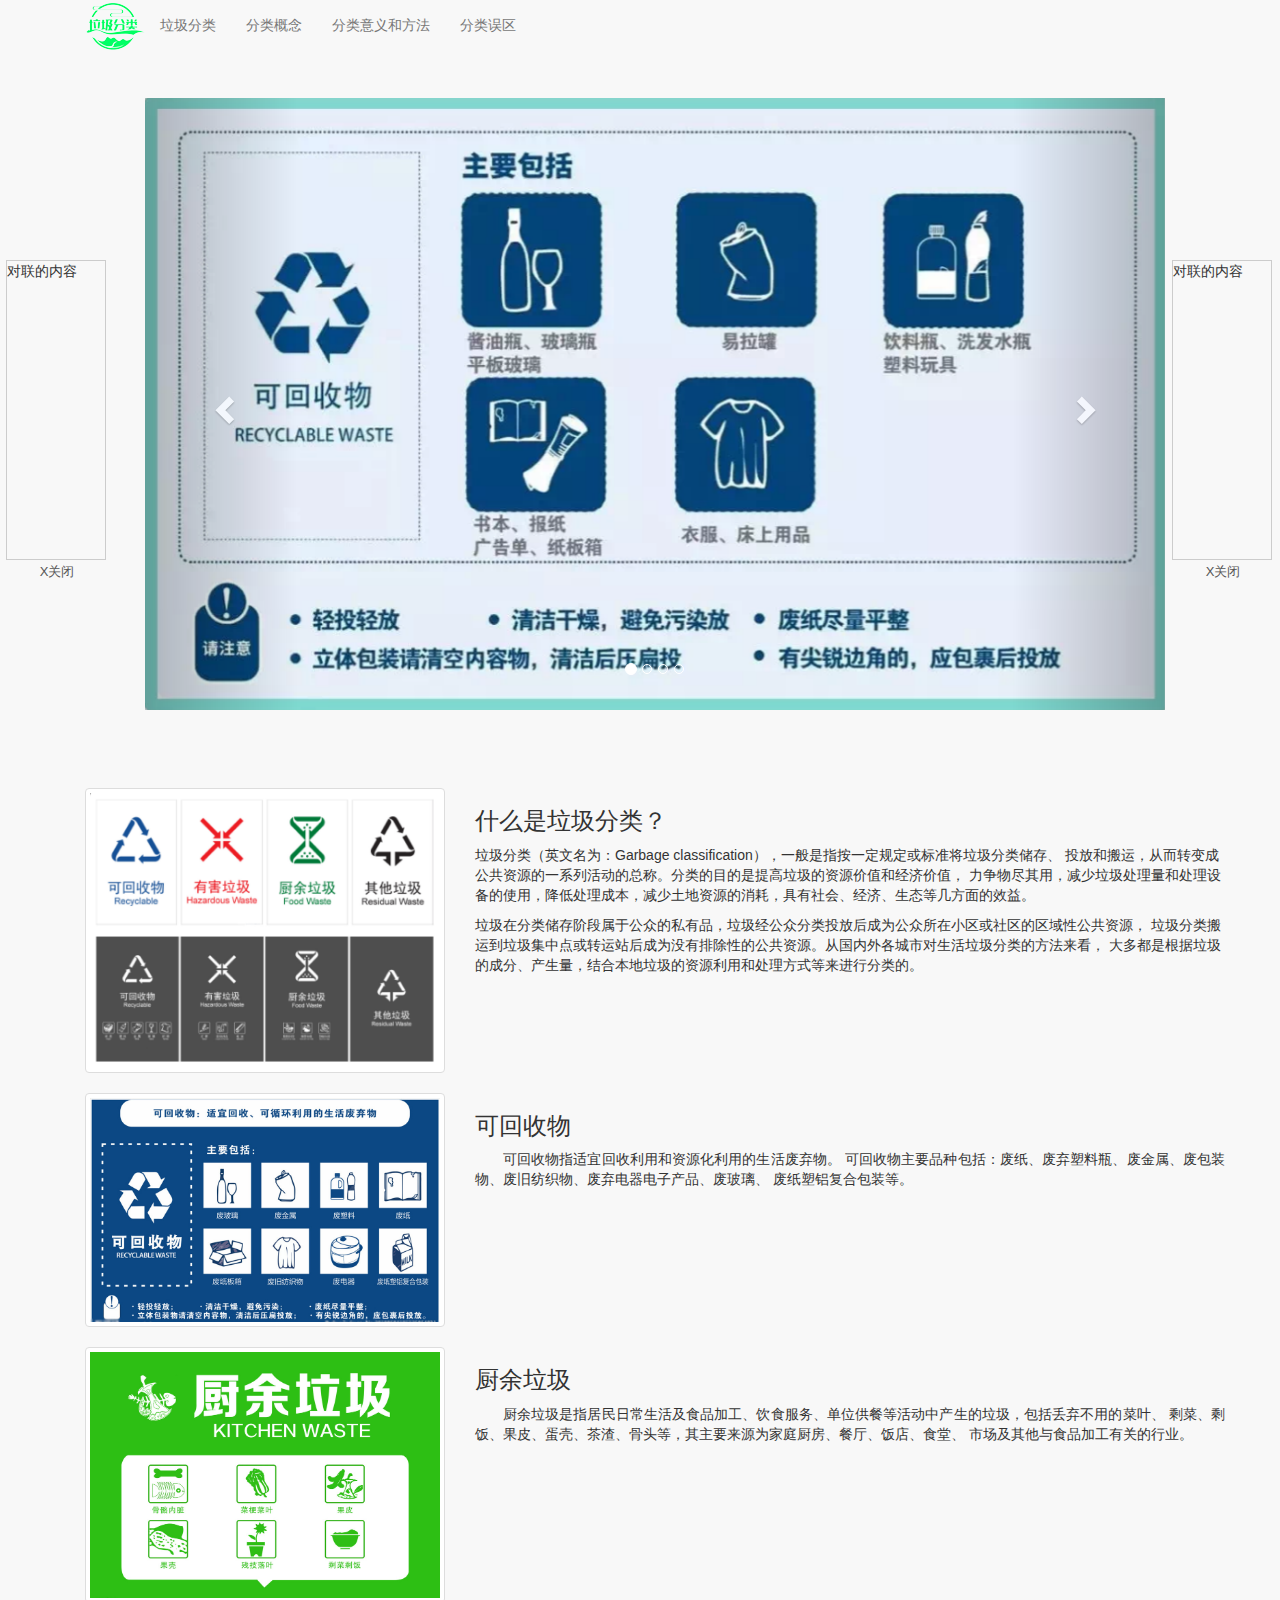
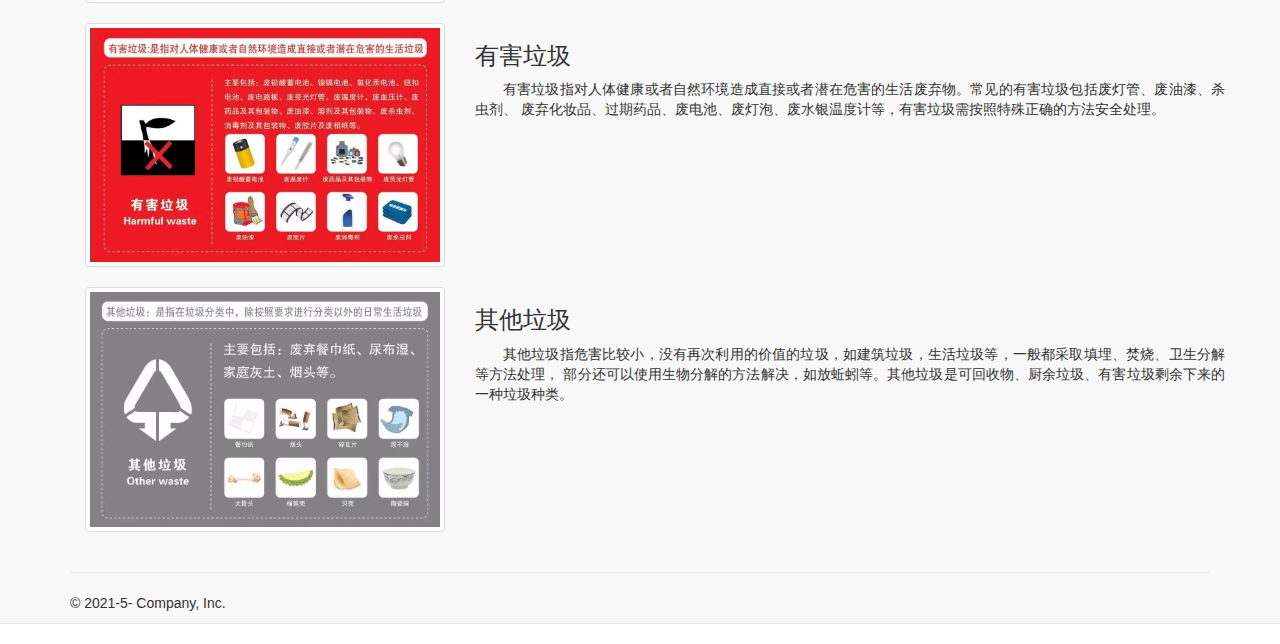
<file: flgn.html>
<!DOCTYPE html>
<html lang="en">

<head>
    <meta charset="utf-8">
    <meta http-equiv="X-UA-Compatible" content="IE=edge">
    <meta name="viewport" content="width=device-width, initial-scale=1,user-scalable=yes">
    <!-- The above 3 meta tags *must* come first in the head; any other head content must come *after* these tags -->
    <link rel="icon" href="images/logo.png">

    <title>分类概念</title>

    <!-- Bootstrap core CSS -->
    <link href="css/bootstrap.min.css" rel="stylesheet" type="text/css">
    <link href="css/font.css" rel="stylesheet" type="text/css">
    <link href="css/gd.css" rel="stylesheet" type="text/css">
</head>

<body>
    <!-- jQuery (Bootstrap 的所有 JavaScript 插件都依赖 jQuery，所以必须放在前边) -->
    <script src="js/jquery.min.js"></script>
    <!-- 加载 Bootstrap 的所有 JavaScript 插件。你也可以根据需要只加载单个插件。 -->
    <script src="js/bootstrap.min.js"></script>

    <nav class="navbar navbar-static-top navbar-default">
        <div class="container">
            <div class="navbar-header">
                <button type="button" class="navbar-toggle collapsed" data-toggle="collapse" data-target="#navbar"
                    aria-expanded="false" aria-controls="navbar">
                    <span class="sr-only">Toggle navigation</span>
                    <span class="icon-bar"></span>
                    <span class="icon-bar"></span>
                    <span class="icon-bar"></span>
                </button>
                <a class="navbar-brand" href="index.html"
                    style="padding-top: 0%;padding-bottom: 0%;padding-right: 0%;"><img alt="Brand" src="images/logo.png"
                        style="padding-left: 15px;"></a>
            </div>
            <div id="navbar" class="collapse navbar-collapse">
                <ul class="nav navbar-nav">
                    <li>
                        <a href="index.html">垃圾分类</a>
                    </li>
                </ul>
                <ul class="nav navbar-nav">
                    <li>
                        <a href="#">分类概念 </a>
                    </li>
                </ul>
                <ul class="nav navbar-nav">
                    <li>
                        <a href="yy&ff.html">分类意义和方法 </a>

                    </li>
                </ul>
                <ul class="nav navbar-nav">
                    <li>
                        <a href="flwq.html">分类误区</a>
                    </li>
                </ul>

            </div>
            <div class="container">

                <div class="row row-offcanvas row-offcanvas-right">

                    <div class="col-xs-12 col-sm-12 col-md-12">
                        <p class="pull-right visible-xs">
                            <button type="button" class="btn btn-primary btn-xs" data-toggle="offcanvas">Toggle
                                nav</button>
                        </p>

                        <div class="jumbotron" style="background:none;">
                            <div id="myCarousel" class="carousel slide" data-ride="carousel">
                                <!-- Indicators -->
                                <ol class="carousel-indicators">
                                    <li data-target="#myCarousel" data-slide-to="0" class="active"></li>
                                    <li data-target="#myCarousel" data-slide-to="1"></li>
                                    <li data-target="#myCarousel" data-slide-to="2"></li>
                                    <li data-target="#myCarousel" data-slide-to="3"></li>
                                </ol>
                                <div class="carousel-inner" role="listbox">
                                    <div class="item active">
                                        <img class="first-slide" style="padding-right: 0%;" src="images/c-khsw.png"
                                            alt="First slide">

                                    </div>
                                    <div class="item">
                                        <img class="second-slide" src="images/c-cylj.png" alt="Second slide">

                                    </div>
                                    <div class="item">
                                        <img class="third-slide" src="images/c-yhlj.png" alt="Third slide">

                                    </div>
                                    <div class="item">
                                        <img class="forth-slide" src="images/c-qtlj.png" alt="Forth slide">

                                    </div>
                                </div>
                                <a class="left carousel-control" href="#myCarousel" role="button" data-slide="prev">
                                    <span class="glyphicon glyphicon-chevron-left" aria-hidden="true"></span>
                                    <span class="sr-only">Previous</span>
                                </a>
                                <a class="right carousel-control" href="#myCarousel" role="button" data-slide="next">
                                    <span class="glyphicon glyphicon-chevron-right" aria-hidden="true"></span>
                                    <span class="sr-only">Next</span>
                                </a>
                            </div><!-- /.carousel -->
                        </div>

                        <div data-spy="scroll" data-target="#navbar-example2" data-offset="0" class="scrollspy-example">
                            <div class="row">
                                <div class="col-xs-12 col-sm-4 col-md-4">
                                    <a href="images/ljfl.jpg" class="thumbnail">
                                        <img src="images/ljfl.jpg">
                                    </a>
                                </div>
                                <div class="col-xs-12 col-sm-8 col-md-8">
                                    <h3 id="gn">什么是垃圾分类？</h3>
                                    <p>
                                        垃圾分类（英文名为：Garbage classification），一般是指按一定规定或标准将垃圾分类储存、
                                        投放和搬运，从而转变成公共资源的一系列活动的总称。分类的目的是提高垃圾的资源价值和经济价值，
                                        力争物尽其用，减少垃圾处理量和处理设备的使用，降低处理成本，减少土地资源的消耗，具有社会、经济、生态等几方面的效益。
                                    </p>
                                    <p>
                                        垃圾在分类储存阶段属于公众的私有品，垃圾经公众分类投放后成为公众所在小区或社区的区域性公共资源，
                                        垃圾分类搬运到垃圾集中点或转运站后成为没有排除性的公共资源。从国内外各城市对生活垃圾分类的方法来看，
                                        大多都是根据垃圾的成分、产生量，结合本地垃圾的资源利用和处理方式等来进行分类的。
                                    </p>
                                </div>
                            </div>
                        </div>
                        <div class="row">
                            <div class="col-xs-12 col-sm-4 col-md-4">
                                <a href="images/khslj1.jpg" class="thumbnail">
                                    <img src="images/khslj1.jpg">
                                </a>
                            </div>
                            <div class="col-xs-12 col-sm-8 col-md-8">
                                <h3 id="gn-khsw"> 可回收物</h3>
                                <p class="text-p">
                                    可回收物指适宜回收利用和资源化利用的生活废弃物。
                                    可回收物主要品种包括：废纸、废弃塑料瓶、废金属、废包装物、废旧纺织物、废弃电器电子产品、废玻璃、
                                    废纸塑铝复合包装等。
                                </p>
                            </div>
                        </div>
                        <div class="row">
                            <div class="col-xs-12 col-sm-4 col-md-4">
                                <a href="images/cylj2.jpg" class="thumbnail">
                                    <img src="images/cylj2.jpg">
                                </a>
                            </div>
                            <div class="col-xs-12 col-sm-8 col-md-8">
                                <h3 id="gn-cylj">厨余垃圾</h3>
                                <p class="text-p">
                                    厨余垃圾是指居民日常生活及食品加工、饮食服务、单位供餐等活动中产生的垃圾，包括丢弃不用的菜叶、
                                    剩菜、剩饭、果皮、蛋壳、茶渣、骨头等，其主要来源为家庭厨房、餐厅、饭店、食堂、
                                    市场及其他与食品加工有关的行业。
                                </p>
                            </div>
                        </div>
                        <div class="row">
                            <div class="col-xs-12 col-sm-4 col-md-4">
                                <a href="images/yhlj2.jpg" class="thumbnail">
                                    <img src="images/yhlj2.jpg">
                                </a>
                            </div>
                            <div class="col-xs-12 col-sm-8 col-md-8">
                                <h3 id="gn-yhlj"> 有害垃圾</h3>
                                <p class="text-p">
                                    有害垃圾指对人体健康或者自然环境造成直接或者潜在危害的生活废弃物。常见的有害垃圾包括废灯管、废油漆、杀虫剂、
                                    废弃化妆品、过期药品、废电池、废灯泡、废水银温度计等，有害垃圾需按照特殊正确的方法安全处理。
                                </p>
                            </div>
                        </div>
                        <div class="row">
                            <div class="col-xs-12 col-sm-4 col-md-4">
                                <a href="images/qtlj2.jpg" class="thumbnail">
                                    <img src="images/qtlj2.jpg">
                                </a>
                            </div>
                            <div class="col-xs-12 col-sm-8 col-md-8">
                                <h3 id="gn-qtlj">其他垃圾</h3>
                                <p class="text-p">
                                    其他垃圾指危害比较小，没有再次利用的价值的垃圾，如建筑垃圾，生活垃圾等，一般都采取填埋、焚烧、卫生分解等方法处理，
                                    部分还可以使用生物分解的方法解决，如放蚯蚓等。其他垃圾是可回收物、厨余垃圾、有害垃圾剩余下来的一种垃圾种类。
                                </p>
                            </div>
                        </div>
                    </div>

                </div>
                <!--/.col-xs-12.col-sm-9-->
                <div class="duilian duilian_left myfloat">
                    <div class="duilian_con">对联的内容</div>
                    <a href="#" class="duilian_close">X关闭</a>
                  </div>
                  <div class="duilian duilian_right myfloat">
                    <div class="duilian_con">对联的内容</div>
                    <a href="#" class="duilian_close">X关闭</a>
                  </div>
            </div>
            <!--/row-->

            <hr>

            <footer>
                <p>&copy; 2021-5- Company, Inc.</p>
            </footer>

        </div>
        <!--/.container-->
    </nav>
    <script src="js/float.js"></script>
</body>

</html>
</file>
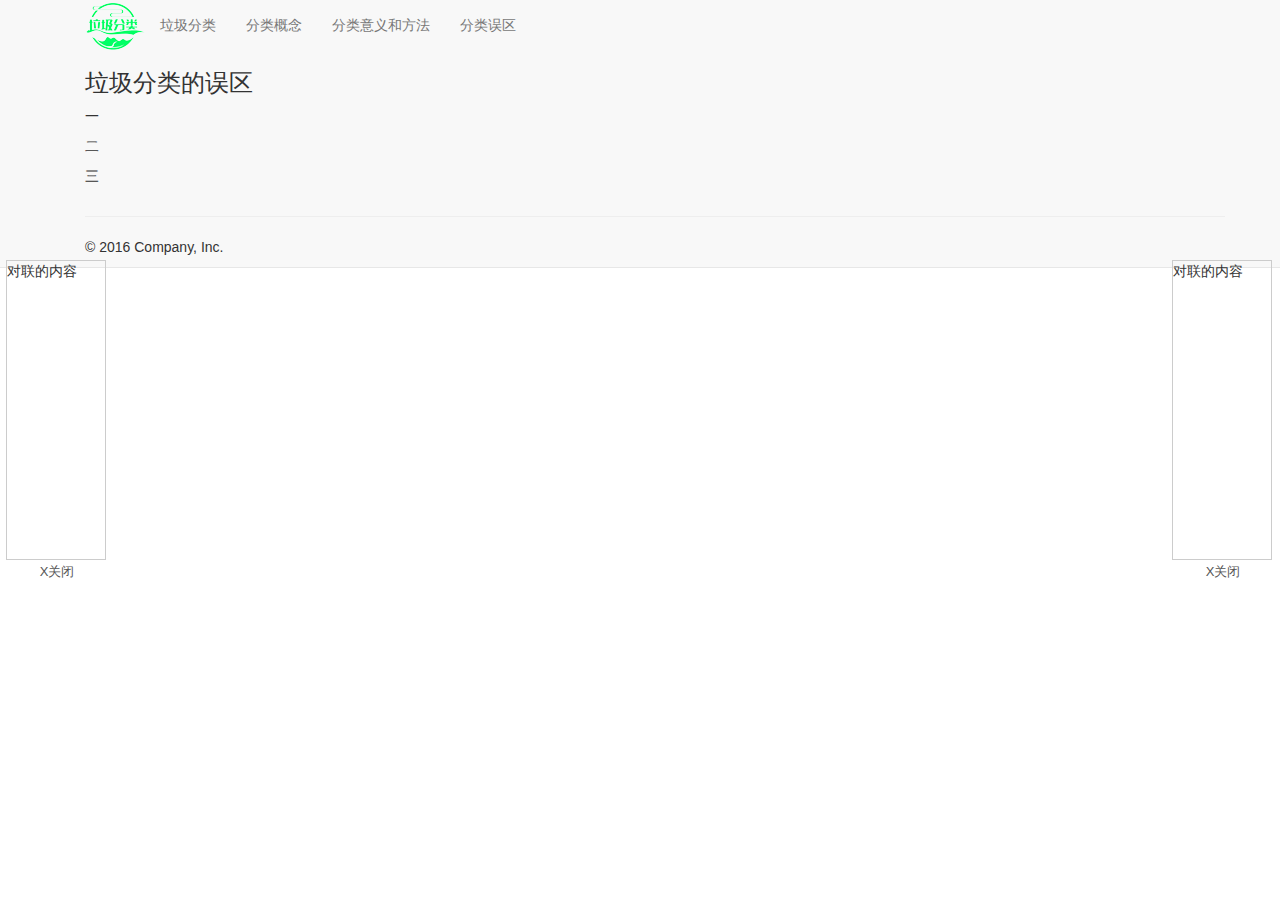
<file: flwq.html>
<!DOCTYPE html>
<html lang="en">

<head>
    <meta charset="utf-8">
    <meta http-equiv="X-UA-Compatible" content="IE=edge">
    <meta name="viewport" content="width=device-width, initial-scale=1,user-scalable=yes">
    <!-- The above 3 meta tags *must* come first in the head; any other head content must come *after* these tags -->
    <meta name="description" content="">
    <meta name="author" content="">
    <link rel="icon" href="images/logo.png">

    <title>分类的意义和方法</title>

    <!-- Bootstrap core CSS -->
    <link href="css/bootstrap.min.css" rel="stylesheet" type="text/css">
    <link href="css/gd.css" rel="stylesheet" type="text/css">
    <link href="css/font.css" rel="stylesheet" type="text/css">
</head>

<body>
    <!-- jQuery (Bootstrap 的所有 JavaScript 插件都依赖 jQuery，所以必须放在前边) -->
    <script src="js/jquery.min.js"></script>
    <!-- 加载 Bootstrap 的所有 JavaScript 插件。你也可以根据需要只加载单个插件。 -->
    <script src="js/bootstrap.min.js"></script>

    <nav class="navbar navbar-static-top navbar-default">
        <div class="container">
            <div class="navbar-header">
                <button type="button" class="navbar-toggle collapsed" data-toggle="collapse" data-target="#navbar"
                    aria-expanded="false" aria-controls="navbar">
                    <span class="sr-only">Toggle navigation</span>
                    <span class="icon-bar"></span>
                    <span class="icon-bar"></span>
                    <span class="icon-bar"></span>
                </button>
                <a class="navbar-brand" href="index.html"
                    style="padding-top: 0%;padding-bottom: 0%;padding-right: 0%;"><img alt="Brand" src="images/logo.png"
                        style="padding-left: 15px;"></a>
            </div>
            <div id="navbar" class="collapse navbar-collapse">
                <ul class="nav navbar-nav">
                    <li>

                        <a href="index.html">垃圾分类</a>

                    </li>
                </ul>
                <ul class="nav navbar-nav">
                    <li>
                        <a href="flgn.html">分类概念 </a>
                    </li>
                </ul>
                <ul class="nav navbar-nav">
                    <li>
                        <a href="yy&ff.html">分类意义和方法 </a>

                    </li>
                </ul>
                <ul class="nav navbar-nav">
                    <li>
                        <a href="#">分类误区</a>
                    </li>
                </ul>

            </div>
            <div class="container">

                <div class="row row-offcanvas row-offcanvas-right">

                    <div class="col-xs-12 col-sm-9 col-md-10">
                        <p class="pull-right visible-xs">
                            <button type="button" class="btn btn-primary btn-xs" data-toggle="offcanvas">Toggle
                                nav</button>
                        </p>

                        <div data-spy="scroll" data-target="#navbar-example2" data-offset="0" class="scrollspy-example">

                            <h3 id="wq">垃圾分类的误区</h3>
                            <p>
                                一

                            </p>
                            <p>
                                二

                            </p>
                            <p>三

                            </p>

                        </div>

                    </div>
                    <!--/.col-xs-12.col-sm-9-->
                
                </div>
                <!--/row-->
              
                <hr>

                <footer>
                    <p>&copy; 2016 Company, Inc.</p>
                </footer>

            </div>
            <!--/.container-->
            <div class="duilian duilian_left">
                <div class="duilian_con">对联的内容</div>
                <a href="#" class="duilian_close">X关闭</a>
            </div>
            <div class="duilian duilian_right">
                <div class="duilian_con">对联的内容</div>
                <a href="#" class="duilian_close">X关闭</a>
            </div>
        </div>
    </nav>
<script src="js/float.js"></script>
</body>


</html>
</file>
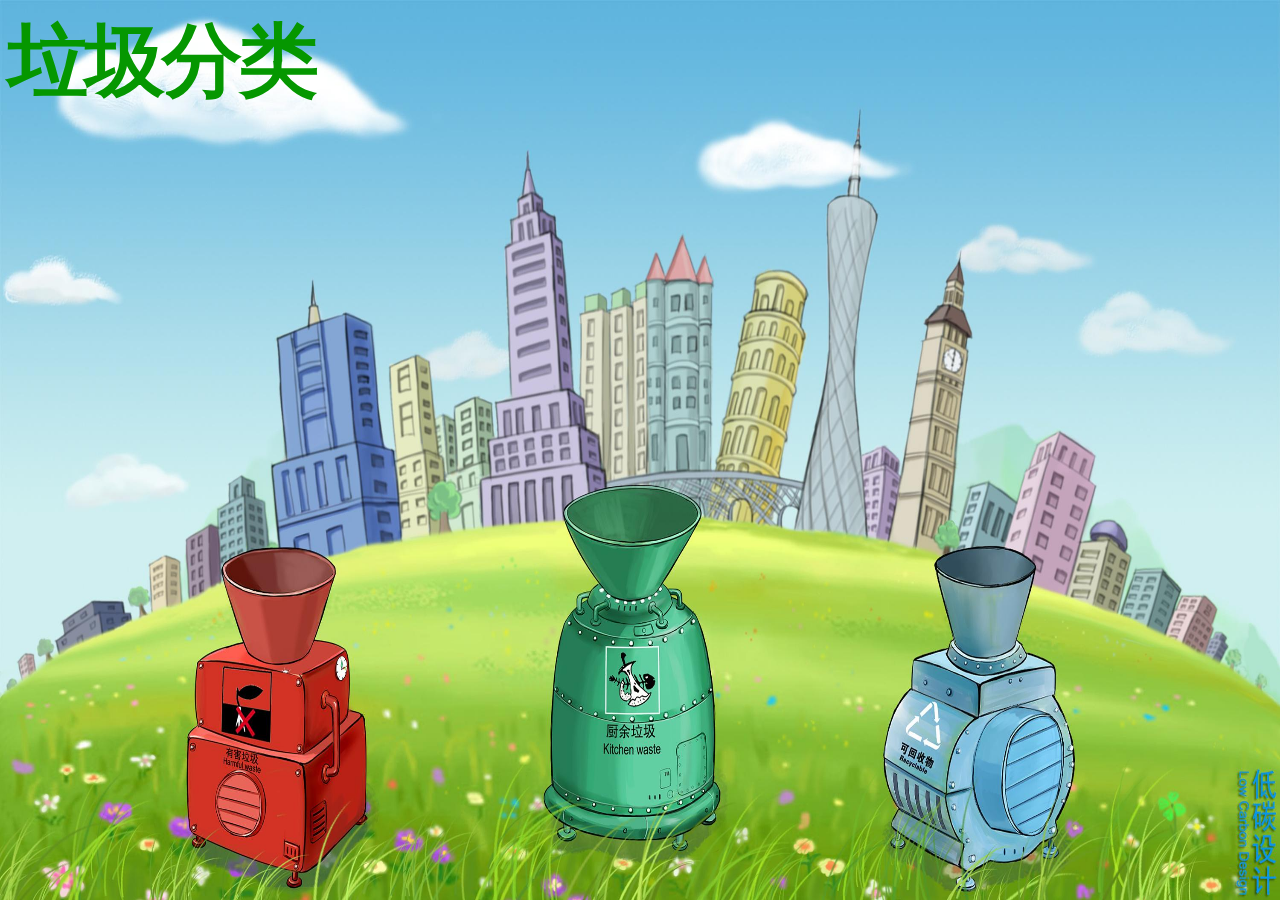
<file: jzym.html>
<!DOCTYPE html>
<html lang="en">
<head>
    <meta charset="UTF-8">
    <meta http-equiv="X-UA-Compatible" content="IE=edge">
    <meta name="viewport" content="width=device-width, initial-scale=1.0">
    <meta http-equiv="refresh" content="5;url=file:///F:/%E7%A7%BB%E5%8A%A8%E6%A1%86%E6%9E%B6/%E9%A1%B9%E7%9B%AE/index.html" />
    <title>垃圾分类</title> 

</head>
<body>
    <div>
    <h5 data-spotlight="垃圾分类" >垃圾分类</h5>
    <link rel="stylesheet" href="css/jzym.css"></link>
    </div>
</body>
</html>
</file>
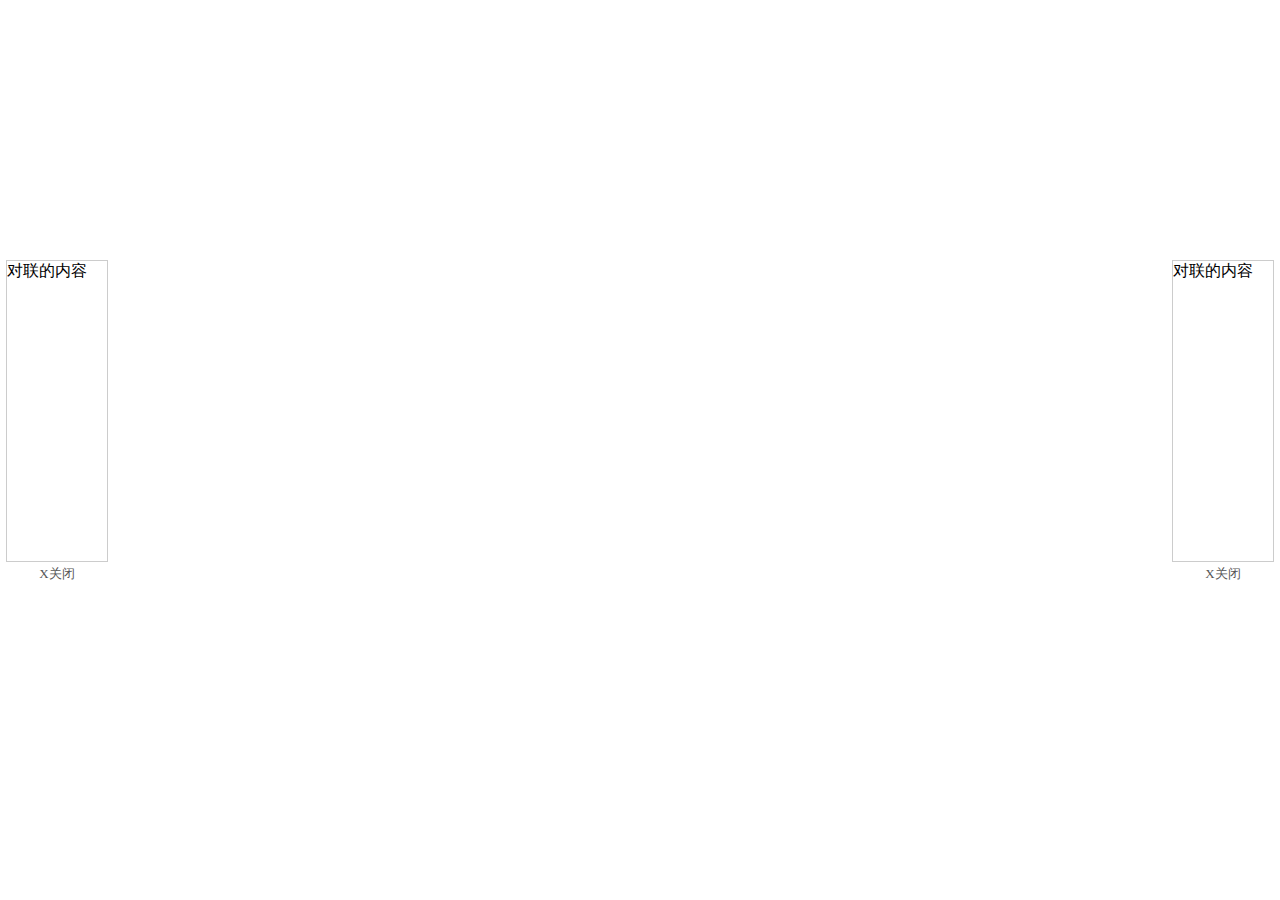
<file: text.html>
<!DOCTYPE html>
<html lang="en">

<head>
    <meta charset="UTF-8">
    <meta http-equiv="X-UA-Compatible" content="IE=edge">
    <meta name="viewport" content="width=device-width, initial-scale=1.0">
    <script src="js/jquery.min.js" type="text/javascript"></script>
    <title>Document</title>
    <link href="css/gd.css" rel="stylesheet" type="text/css">

</head>

<body>
    <div class="duilian duilian_left">
        <div class="duilian_con">对联的内容</div>
        <a href="#" class="duilian_close">X关闭</a>
    </div>
    <div class="duilian duilian_right">
        <div class="duilian_con">对联的内容</div>
        <a href="#" class="duilian_close">X关闭</a>
    </div>

    <script src="js/float.js"></script>
</body>

</html>
</file>
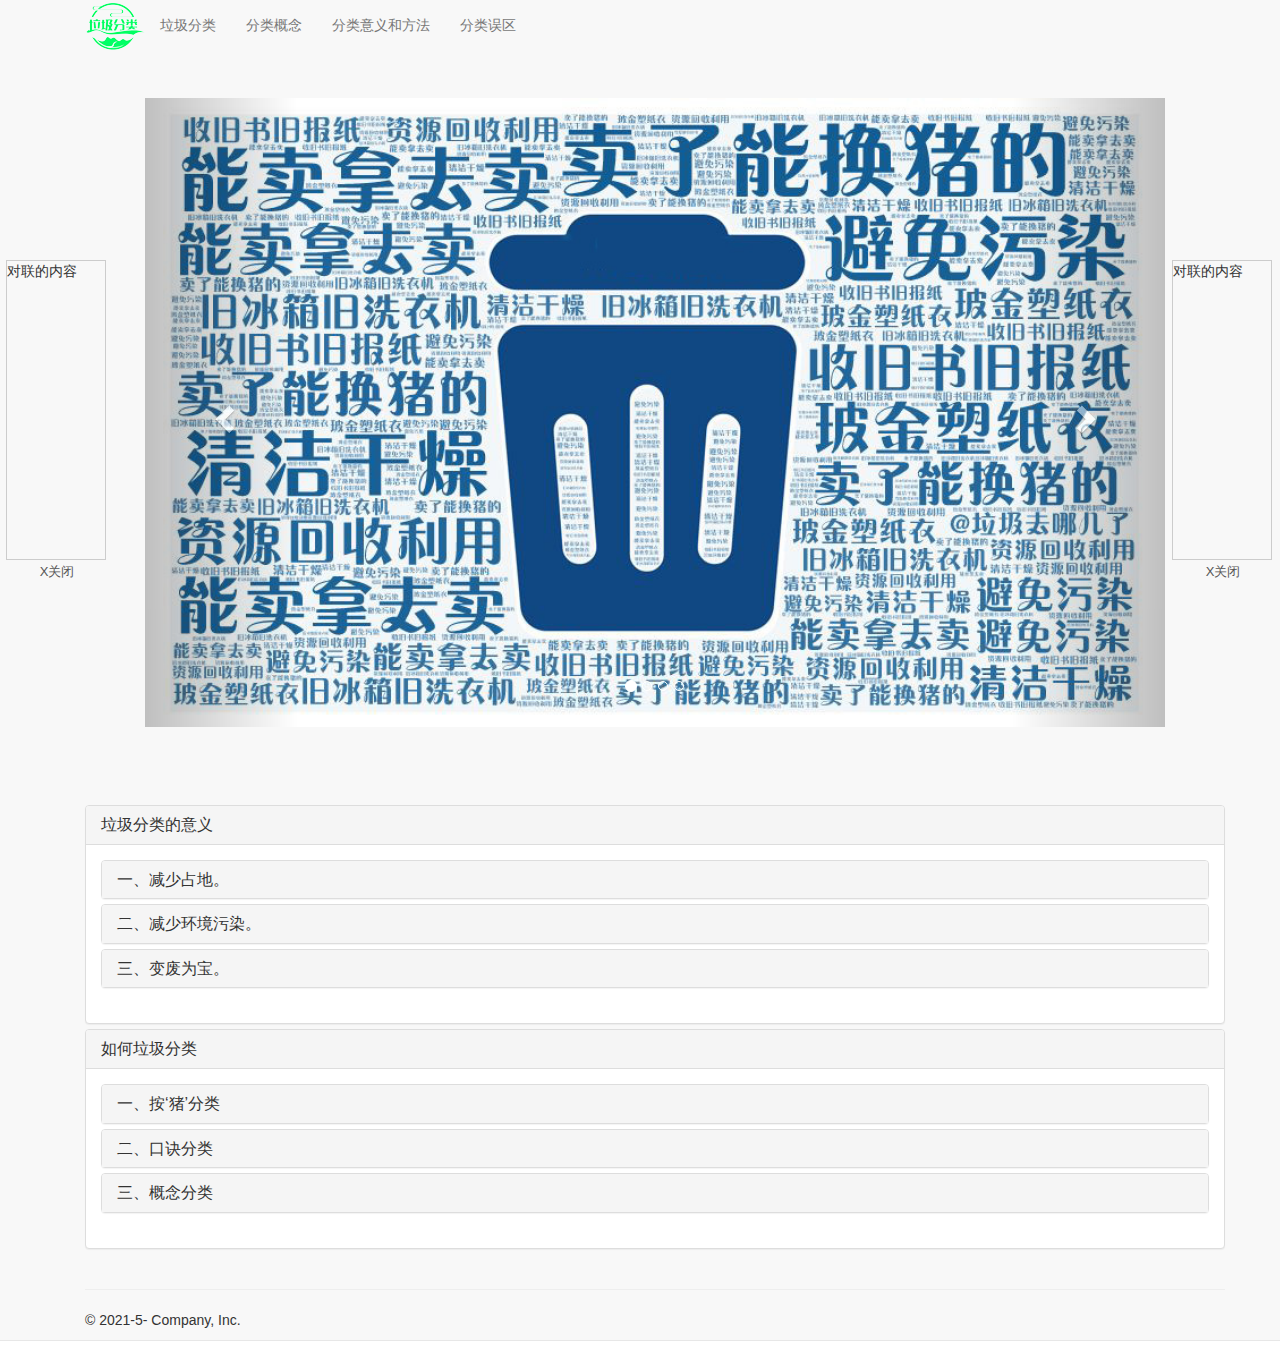
<file: yy&ff.html>
<!DOCTYPE html>
<html lang="en">

<head>
  <meta charset="utf-8">
  <meta http-equiv="X-UA-Compatible" content="IE=edge">
  <meta name="viewport" content="width=device-width, initial-scale=1,user-scalable=yes">
  <!-- The above 3 meta tags *must* come first in the head; any other head content must come *after* these tags -->
  <meta name="description" content="">
  <meta name="author" content="">
  <link rel="icon" href="images/logo.png">

  <title>分类的意义和方法</title>

  <!-- Bootstrap core CSS -->
  <link href="css/bootstrap.min.css" rel="stylesheet" type="text/css">
  <link href="css/gd.css" rel="stylesheet" type="text/css">
  <link href="css/font.css" rel="stylesheet" type="text/css">
</head>

<body>
  <!-- jQuery (Bootstrap 的所有 JavaScript 插件都依赖 jQuery，所以必须放在前边) -->
  <script src="js/jquery.min.js"></script>
  <!-- 加载 Bootstrap 的所有 JavaScript 插件。你也可以根据需要只加载单个插件。 -->
  <script src="js/bootstrap.min.js"></script>

  <nav class="navbar navbar-static-top navbar-default">
    <div class="container">
      <div class="navbar-header">
        <button type="button" class="navbar-toggle collapsed" data-toggle="collapse" data-target="#navbar"
          aria-expanded="false" aria-controls="navbar">
          <span class="sr-only">Toggle navigation</span>
          <span class="icon-bar"></span>
          <span class="icon-bar"></span>
          <span class="icon-bar"></span>
        </button>
        <a class="navbar-brand" href="index.html" style="padding-top: 0%;padding-bottom: 0%;padding-right: 0%;"><img
            alt="Brand" src="images/logo.png" style="padding-left: 15px;"></a>
      </div>
      <div id="navbar" class="collapse navbar-collapse">
        <ul class="nav navbar-nav">
          <li>

            <a href="index.html">垃圾分类</a>

          </li>
        </ul>
        <ul class="nav navbar-nav">
          <li>
            <a href="flgn.html">分类概念 </a>
          </li>
        </ul>
        <ul class="nav navbar-nav">
          <li>
            <a href="#">分类意义和方法 </a>

          </li>
        </ul>
        <ul class="nav navbar-nav">
          <li>
            <a href="flwq.html">分类误区</a>
          </li>
        </ul>

      </div>
      <div class="container">

        <div class="row row-offcanvas row-offcanvas-right">

          <div class="col-xs-12 col-sm-12 col-md-12">
            <p class="pull-right visible-xs">
              <button type="button" class="btn btn-primary btn-xs" data-toggle="offcanvas">Toggle
                nav</button>
            </p>

            <div class="jumbotron" style="background:none;">
              <div id="myCarousel" class="carousel slide" data-ride="carousel">
                <!-- Indicators -->
                <ol class="carousel-indicators">
                  <li data-target="#myCarousel" data-slide-to="0" class="active"></li>
                  <li data-target="#myCarousel" data-slide-to="1"></li>
                  <li data-target="#myCarousel" data-slide-to="2"></li>
                  <li data-target="#myCarousel" data-slide-to="3"></li>
                </ol>
                <div class="carousel-inner" role="listbox">
                  <div class="item active">
                    <img class="first-slide" style="width: 100%; height: 100%;object-fit: fill;" src="images/cc-khsw.png" alt="First slide">

                  </div>
                  <div class="item">
                    <img class="second-slide" src="images/cc-cylj.png" alt="Second slide">

                  </div>
                  <div class="item">
                    <img class="third-slide" src="images/cc-yhlj.png" alt="Third slide">

                  </div>
                  <div class="item">
                    <img class="forth-slide" src="images/cc-qtlj.png" alt="Forth slide">

                  </div>
                </div>
                <a class="left carousel-control" href="#myCarousel" role="button" data-slide="prev">
                  <span class="glyphicon glyphicon-chevron-left" aria-hidden="true"></span>
                  <span class="sr-only">Previous</span>
                </a>
                <a class="right carousel-control" href="#myCarousel" role="button" data-slide="next">
                  <span class="glyphicon glyphicon-chevron-right" aria-hidden="true"></span>
                  <span class="sr-only">Next</span>
                </a>
              </div><!-- /.carousel -->
            </div>
            <div data-spy="scroll" data-target="#navbar-example2" data-offset="0" class="scrollspy-example">

              <div class="panel-group" id="accordion" role="tablist" aria-multiselectable="true">
                <div class="panel panel-default">
                  <div class="panel-heading" role="tab" id="headingOne">
                    <h4 class="panel-title">
                      <a role="button" data-toggle="collapse" data-parent="#accordion" href="#collapseOne"
                        aria-expanded="true" aria-controls="collapseOne" class="">
                        垃圾分类的意义
                      </a>
                    </h4>
                  </div>
                  <div id="collapseOne" class="panel-collapse collapse in" role="tabpanel" aria-labelledby="headingOne"
                    aria-expanded="true" style="height: 0%;">
                    <div class="panel-body">
                      <div class="panel-group" id="accordion1" role="tablist" aria-multiselectable="true">
                        <div class="panel panel-default">
                          <div class="panel-heading" role="tab" id="headingOne1">
                            <h4 class="panel-title">
                              <a role="button" data-toggle="collapse" data-parent="#accordion1" href="#collapseOne1"
                                aria-expanded="true" aria-controls="collapseOne1" class="">
                                一、减少占地。
                              </a>
                            </h4>
                          </div>
                          <div id="collapseOne1" class="panel-collapse collapse" role="tabpanel"
                            aria-labelledby="headingOne1" aria-expanded="true" style="height: 0%;">
                            <div class="panel-body">
                              垃圾分类，去掉能回收的，不易降解的物质，减少垃圾数量达50%以上。
                            </div>
                          </div>
                        </div>
                        <div class="panel panel-default">
                          <div class="panel-heading" role="tab" id="headingOne2">
                            <h4 class="panel-title">
                              <a class="collapsed" role="button" data-toggle="collapse" data-parent="#accordion1"
                                href="#collapseOne2" aria-expanded="false" aria-controls="collapseOne2">
                                二、减少环境污染。
                              </a>
                            </h4>
                          </div>
                          <div id="collapseOne2" class="panel-collapse collapse" role="tabpanel"
                            aria-labelledby="headingOne2" aria-expanded="false" style="height: 0px;">
                            <div class="panel-body">
                              废弃的电池等含有金属汞等有毒物质，会对人类产生严重的威胁，
                              废塑料进入土壤，会导致农作物减产，因此回收利用可以减少这些危害。
                            </div>
                          </div>
                        </div>
                        <div class="panel panel-default">
                          <div class="panel-heading" role="tab" id="headingOne3">
                            <h4 class="panel-title">
                              <a class="collapsed" role="button" data-toggle="collapse" data-parent="#accordion1"
                                href="#collapseOne3" aria-expanded="false" aria-controls="collapseOne3">
                                三、变废为宝。
                              </a>
                            </h4>
                          </div>
                          <div id="collapseOne3" class="panel-collapse collapse" role="tabpanel"
                            aria-labelledby="headingOne3" aria-expanded="false" style="height: 0px;">
                            <div class="panel-body">
                              1吨废塑料可回炼600公斤无铅汽油和柴油。
                              回收1500吨废纸，可避免砍伐用于生产1200吨纸的林木。
                            </div>
                          </div>
                        </div>
                      </div>
                    </div>
                  </div>
                </div>
                <div class="panel panel-default">
                  <div class="panel-heading" role="tab" id="headingTwo">
                    <h4 class="panel-title">
                      <a role="button" data-toggle="collapse" data-parent="#accordion" href="#collapseTwo"
                        aria-expanded="true" aria-controls="collapseTwo" class="">
                        如何垃圾分类
                      </a>
                    </h4>
                  </div>
                  <div id="collapseTwo" class="panel-collapse collapse in" role="tabpanel" aria-labelledby="headingTwo"
                    aria-expanded="true" style="height: 0%;">
                    <div class="panel-body">
                      <div class="panel-group" id="accordion2" role="tablist" aria-multiselectable="true">
                        <div class="panel panel-default">
                          <div class="panel-heading" role="tab" id="headingTwo1">
                            <h4 class="panel-title">
                              <a role="button" data-toggle="collapse" data-parent="#accordion2" href="#collapseTwo1"
                                aria-expanded="true" aria-controls="collapseTwo1" class="collapsed">
                                一、按‘猪’分类
                              </a>
                            </h4>
                          </div>
                          <div id="collapseTwo1" class="panel-collapse collapse " role="tabpanel"
                            aria-labelledby="headingTwo1" aria-expanded="true" style="height: 0%;">
                            <div class="panel-body">
                              <p>猪可以吃的是厨余垃圾；</p>
                              <p>猪不吃的是其他垃圾；</p>
                              <p>猪吃了会死的是有害垃圾；</p>
                              <p>卖了可以买猪的是可回收垃圾。</p>
                            </div>
                          </div>
                        </div>
                        <div class="panel panel-default">
                          <div class="panel-heading" role="tab" id="headingTwo2">
                            <h4 class="panel-title">
                              <a class="collapsed" role="button" data-toggle="collapse" data-parent="#accordion2"
                                href="#collapseTwo2" aria-expanded="false" aria-controls="collapseTwo2">
                                二、口诀分类
                              </a>
                            </h4>
                          </div>
                          <div id="collapseTwo2" class="panel-collapse collapse" role="tabpanel"
                            aria-labelledby="headingTwo2" aria-expanded="false" style="height: 0%;">
                            <div class="panel-body">
                              <p>能卖钱的蓝桶桶 </p>
                              <p>易腐烂的绿桶桶</p>
                              <p>有毒有害红桶桶</p>
                              <p>没人要的黑桶桶</p>
                            </div>
                          </div>
                        </div>
                        <div class="panel panel-default">
                          <div class="panel-heading" role="tab" id="headingTwo3">
                            <h4 class="panel-title">
                              <a class="collapsed" role="button" data-toggle="collapse" data-parent="#accordion2"
                                href="#collapseTwo3" aria-expanded="false" aria-controls="collapseTwo3">
                                三、概念分类
                              </a>
                            </h4>
                          </div>
                          <div id="collapseTwo3" class="panel-collapse collapse" role="tabpanel"
                            aria-labelledby="headingTwo3" aria-expanded="false" style="height: 0%;">
                            <div class="panel-body">
                              <p>可回收物主要包括废纸、塑料、玻璃、金属和布料五大类.</p>
                              <p>厨余垃圾包括剩菜剩饭、骨头、菜根菜叶、果皮等食品类废物。</p>
                              <p>有害垃圾含有对人体健康有害的重金属、有毒的物质或者对环境造成现实危害或者潜在危害的废弃物。</p>
                              <p>其他垃圾包括除上述几类垃圾之外的砖瓦陶瓷、渣土、卫生间废纸、纸巾等难以回收的废弃物及尘土、食品袋（盒）。</p>
                            </div>
                          </div>
                        </div>
                      </div>
                    </div>
                  </div>
                </div>
              </div>
            </div>

          </div>
          <!--/.col-xs-12.col-sm-9-->

        </div>
        <!--/row-->

        <hr>

        <footer>
          <p>&copy; 2021-5- Company, Inc.</p>
        </footer>

      </div>
      <!--/.container-->

    </div>
    <div class="duilian duilian_left myfloat">
      <div class="duilian_con">对联的内容</div>
      <a href="#" class="duilian_close">X关闭</a>
    </div>
    <div class="duilian duilian_right myfloat">
      <div class="duilian_con">对联的内容</div>
      <a href="#" class="duilian_close">X关闭</a>
    </div>
  </nav>

  <script src="js/float.js"></script>
</body>


</html>
</file>
<file: css/font.css>
.text-p{
    text-indent: 2em;
    text-align: justify;
}
</file>
<file: css/gd.css>
#box {
    
    height: 300px;
    margin: 0 auto;
    border: none;
    overflow: hidden
}

.gdul{
    padding: 0;
    margin: 0;
    list-style: none;
    overflow: hidden
}

.gdul li {
    height: 24px;
    line-height: 24px;
    padding-left: 10px;
}

.gd {
    text-decoration: none;
    color: #000;
}

.gd:hover {
    color: #f00
}

.Rspan{
    float: right;
}

.duilian{
    top:260px;position:absolute;
     width:102px;
      overflow:hidden; 
      display:none;
    }
.duilian_left{ 
    left:6px;
}
.duilian_right{
    right:6px;
}
.duilian_con{
    border:#CCC solid 1px;
    width:100px; 
    height:300px; 
    overflow:hidden;
    }
.duilian_close{
    width:100%; 
    height:24px; 
    line-height:24px;
    text-align:center;
    display:block; 
    font-size:13px;
    color:#555555;
    text-decoration:none;}
.myfloat{
    z-index: 9999999;
    position: absolute;
}
</file>
<file: css/jzym.css>
html{
    font-size:10px;
}
body{
    background-image: url(../images/bg-jzym.jpg);
    background-size: 100% 100%;
    background-attachment: fixed;
    justify-content: center;
    align-items: center;
    min-height: 100vh;
}

h5{
    color:rgb(5, 151, 0);
    font-family: Helvetica;
    margin:0;
    padding: 0;
    font-size: 8rem;
    letter-spacing: -0.3rem;
    position: relative;
}
h5::after{
    content: attr(data-spotlight);
    color:transparent;
    position: absolute;
    top:0;
    left: 0;
    -webkit-clip-path: ellipse(100px 100px at 0% 50%);
    clip-path: ellipse(100px 100px at 0% 50%);
    animation: spotlight 5s infinite;
    background-image: url(http://cdn.duitang.com/uploads/blog/201306/10/20130610230848_HivFu.jpeg);
    background-size: 150%;
    background-position: center center;
    -webkit-background-clip: text;
    background-clip: text;
}
@keyframes spotlight {
    0%{
        -webkit-clip-path: ellipse(100px 100px at 0% 50%);
        clip-path: ellipse(100px 100px at 0% 50%);
    }
    50%{
        -webkit-clip-path: ellipse(100px 100px at 100% 50%);
        clip-path: ellipse(100px 100px at 100% 50%);
    }
    100%{
        -webkit-clip-path: ellipse(100px 100px at 0% 50%);
        clip-path: ellipse(100px 100px at 0% 50%);
    }
    
}
</file>
